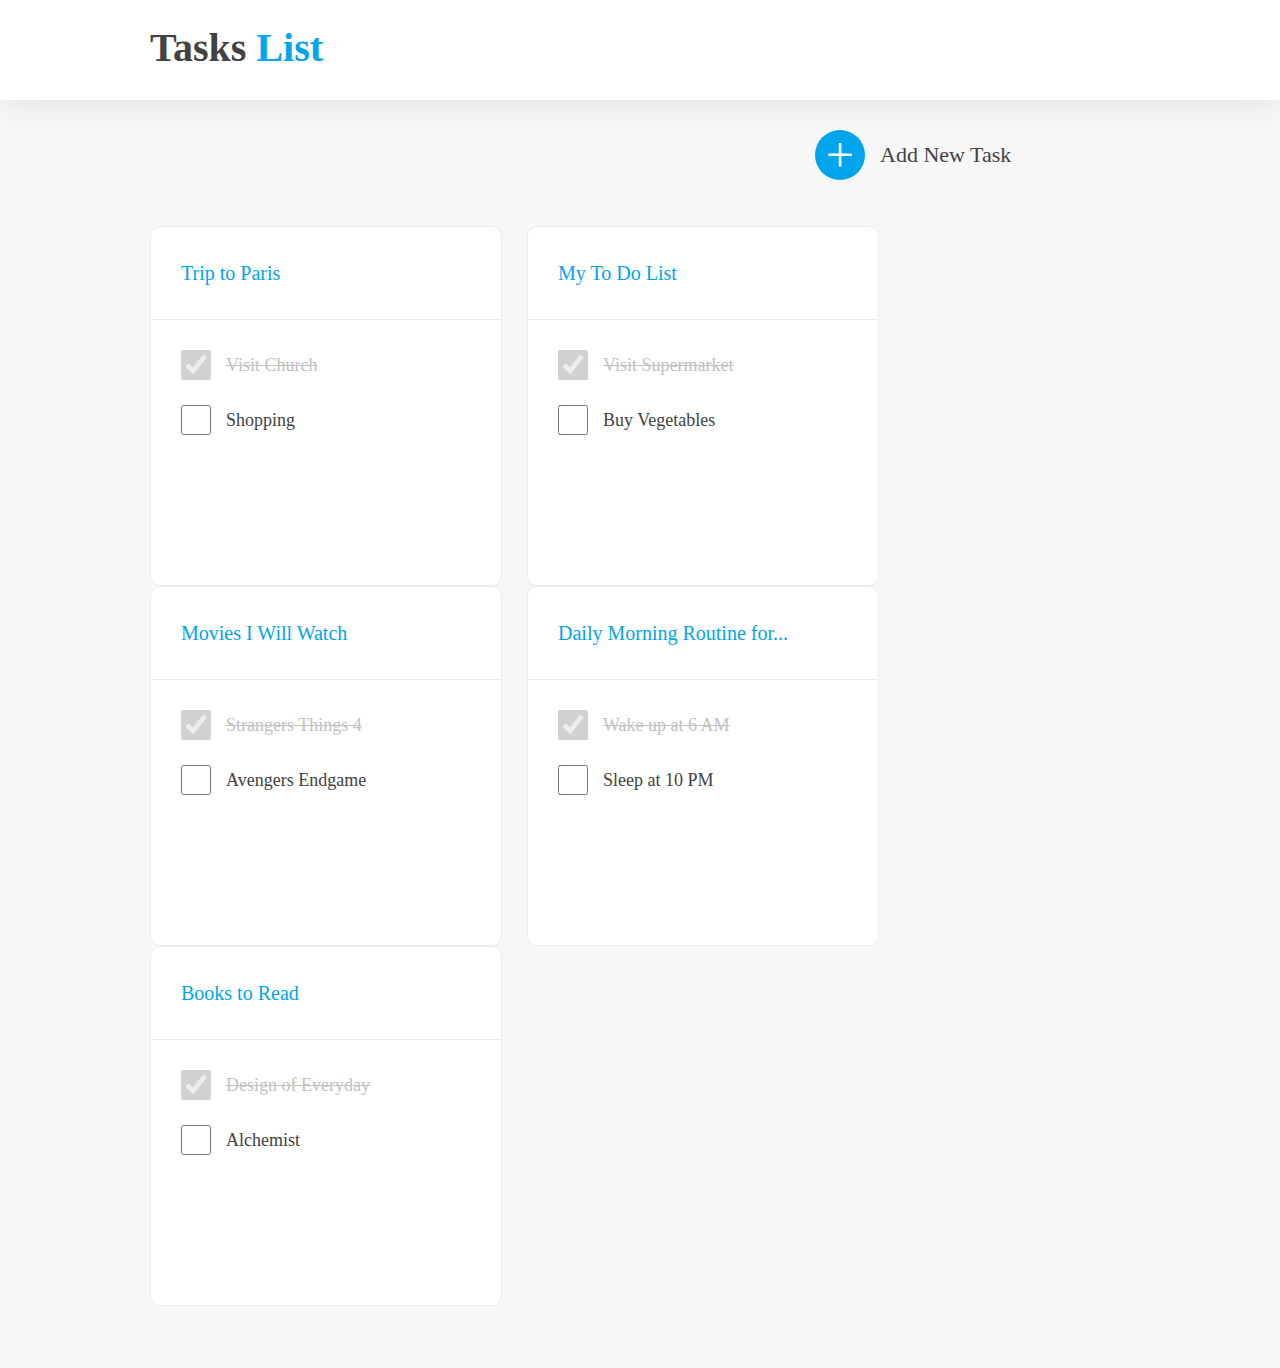
<file: index.html>
<!DOCTYPE html>
<html lang="en">
<head>
    <meta charset="UTF-8">
    <meta http-equiv="X-UA-Compatible" content="IE=edge">
    <meta name="viewport" content="width=device-width, initial-scale=1.0">
    <title>Document</title>
    <link rel="stylesheet" href="style.css">
</head>
<body>
    <div class="page_1">

    <div class="header">
        <div class="top">
           <span id="right"> Tasks </span>
           <span id="left"> List </span>
        </div>
    </div>
    
    <a href="./index2.html" target="_self">
    <div class="add_new">
        <div class="icon">+</div>
        <div class="add_task">Add New Task</div>
    </div>
    </a>
    
    <div class="content">

        <a href="./index3.html">
            <div class="box">
            <div class="title">
                Trip to Paris
            </div>
            <div class="list">
                <input type="checkbox" checked disabled>
                <label class="cut_line">Visit Church</label>
                <input type="checkbox">
                <label class="nor_line">Shopping</label>
            </div>
        </div>
        </a>

        <div class="box">
            <div class="title">
                My To Do List
            </div>
            <div class="list">
                <input type="checkbox" checked disabled>
                <label class="cut_line">Visit Supermarket</label>
                <input type="checkbox">
                <label class="nor_line">Buy Vegetables</label>
            </div>
        </div>

        <div class="box box_del">
            <div class="title">
                Movies I Will Watch
            </div>
            
            <div class="list">
                <input type="checkbox" checked disabled>
                <label class="cut_line">Strangers Things 4</label>
                <input type="checkbox">
                <label class="nor_line">Avengers Endgame</label>
            </div>
        </div>

        <div class="box">
            <div class="title">
                Daily Morning Routine for...
            </div>
            <div class="list">
                <input type="checkbox" checked disabled>
                <label class="cut_line">Wake up at 6 AM</label>
                <input type="checkbox">
                <label class="nor_line">Sleep at 10 PM</label>
            </div>
        </div>

        <div class="box box_del">
            <div class="title">
                Books to Read
            </div>
            <div class="list">
                <input type="checkbox" checked disabled>
                <label class="cut_line">Design of Everyday</label>
                <input type="checkbox">
                <label class="nor_line">Alchemist</label>
            </div>
        </div>

    </div>
</div>
</body>
</html>
</file>
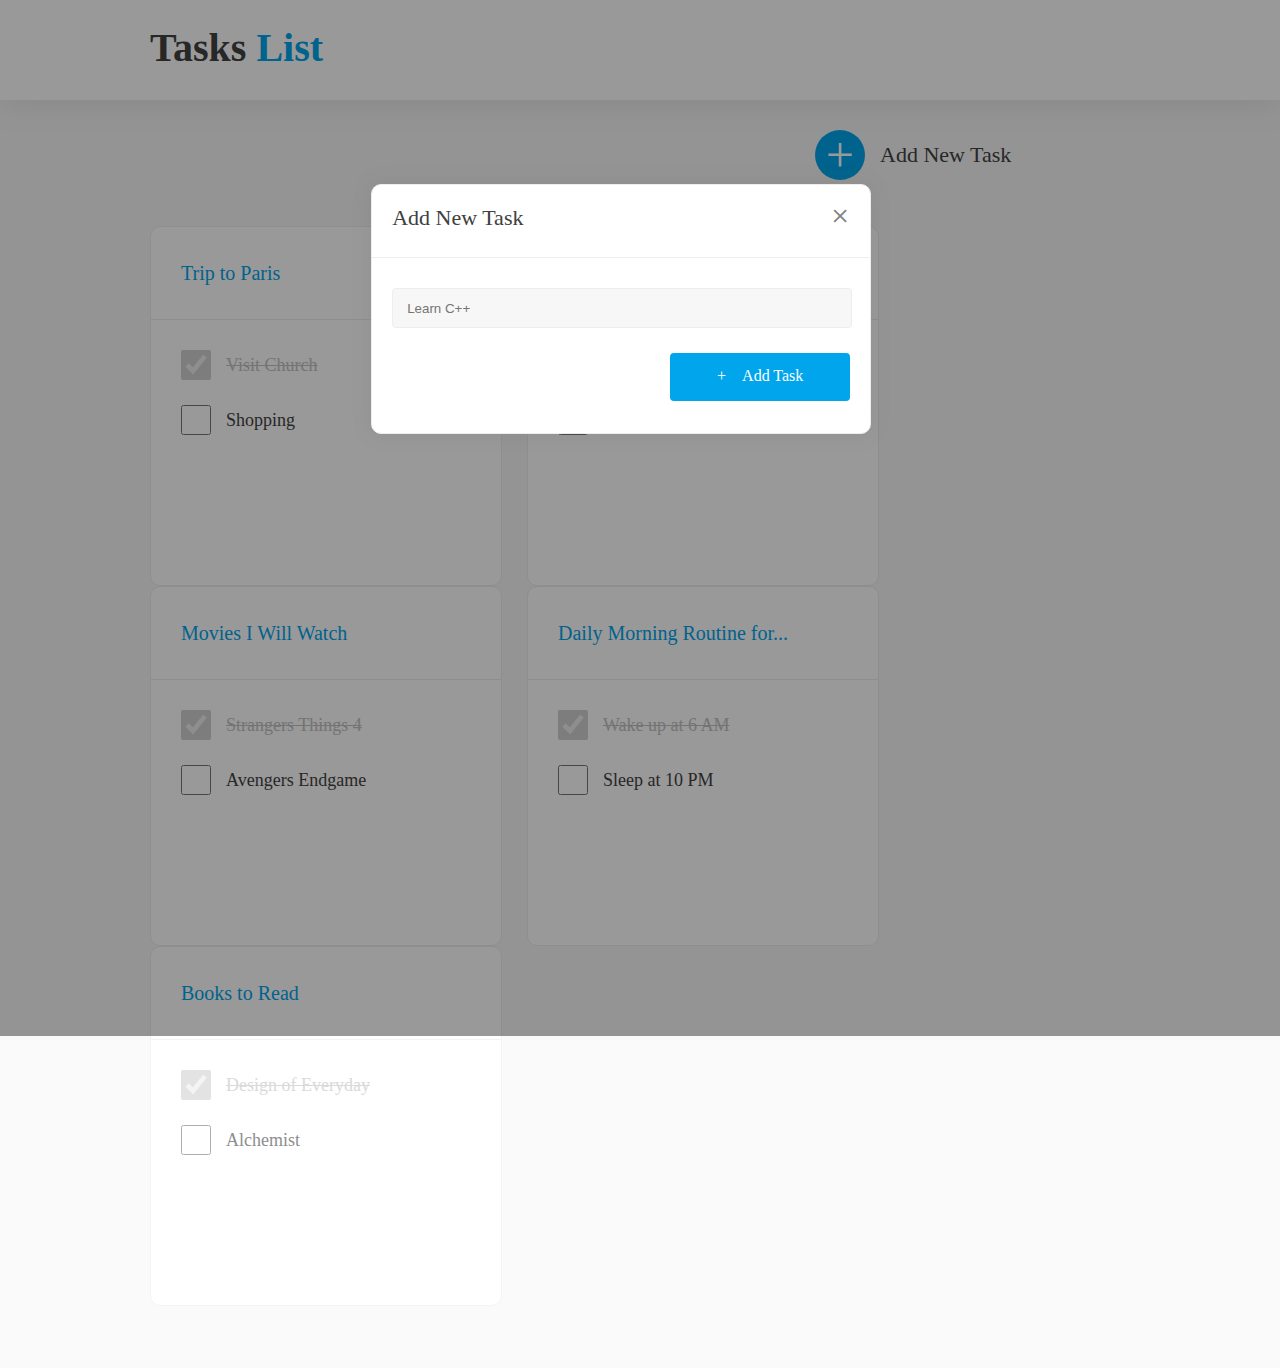
<file: index2.html>
<!DOCTYPE html>
<html lang="en">
<head>
    <meta charset="UTF-8">
    <meta http-equiv="X-UA-Compatible" content="IE=edge">
    <meta name="viewport" content="width=device-width, initial-scale=1.0">
    <title>Document</title>
    <link rel="stylesheet" href="style.css">
</head>
<body>

    <div class="container">
            <div class="top_2">
                <div id="left_2">Add New Task</div>
                <a href="./index.html"><div id="right_2">+</div></a>
            </div>
            <input class="input_place" type="text" placeholder="Learn C++">
            <a class="button" href="./index.html" >+&ensp;&ensp;Add Task</a>
    </div>
    
    <div class="page_2">
        <div class="page_1a">

            <div class="header">
                <div class="top">
                   <span id="right"> Tasks </span>
                   <span id="left"> List </span>
                </div>
            </div>


            <div class="add_new">
                <a href="./index2.html" target="_self" class="disable-link">
                <div class="icon">+</div>
                </a>
                <div class="add_task">Add New Task</div>
            
            </div>

            <div class="content">
            
                <div class="box">
                    <div class="title">
                        Trip to Paris
                    </div>
                    <div class="list">
                        <input type="checkbox" checked disabled>
                        <label class="cut_line">Visit Church</label>
                        <input type="checkbox">
                        <label class="nor_line">Shopping</label>
                    </div>
                </div>
            
                <div class="box">
                    <div class="title">
                        My To Do List
                    </div>
                    <div class="list">
                        <input type="checkbox" checked disabled>
                        <label class="cut_line">Visit Supermarket</label>
                        <input type="checkbox">
                        <label class="nor_line">Buy Vegetables</label>
                    </div>
                </div>
            
                <div class="box box_del">
                    <div class="title">
                        Movies I Will Watch
                    </div>

                    <div class="list">
                        <input type="checkbox" checked disabled>
                        <label class="cut_line">Strangers Things 4</label>
                        <input type="checkbox">
                        <label class="nor_line">Avengers Endgame</label>
                    </div>
                </div>
            
                <div class="box">
                    <div class="title">
                        Daily Morning Routine for...
                    </div>
                    <div class="list">
                        <input type="checkbox" checked disabled>
                        <label class="cut_line">Wake up at 6 AM</label>
                        <input type="checkbox">
                        <label class="nor_line">Sleep at 10 PM</label>
                    </div>
                </div>
            
                <div class="box box_del">
                    <div class="title">
                        Books to Read
                    </div>
                    <div class="list">
                        <input type="checkbox" checked disabled>
                        <label class="cut_line">Design of Everyday</label>
                        <input type="checkbox">
                        <label class="nor_line">Alchemist</label>
                    </div>
                </div>
            
            </div>
        </div>
    </div>
    
    
</body>
</html>
</file>
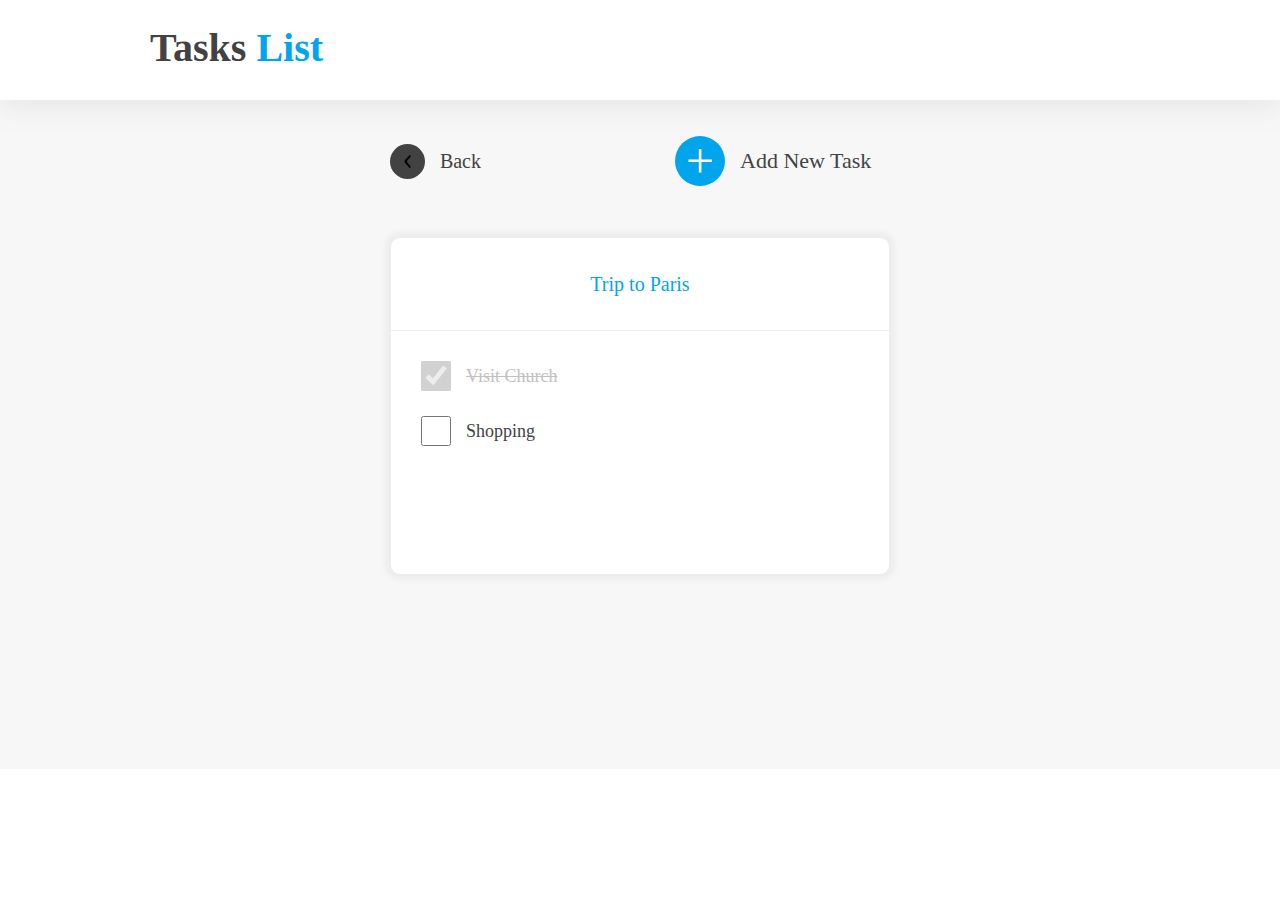
<file: index3.html>
<!DOCTYPE html>
<html lang="en">
<head>
    <meta charset="UTF-8">
    <meta http-equiv="X-UA-Compatible" content="IE=edge">
    <meta name="viewport" content="width=device-width, initial-scale=1.0">
    <title>Document</title>
    <link rel="stylesheet" href="style.css">
</head>
<body>
    <div class="page_3">

    <div class="header">
        <div class="top">
           <span id="right"> Tasks </span>
           <span id="left"> List </span>
        </div>
    </div>

    <div class="nav_3">
        <a href="./index.html">
        <div class="back_button">
            <div class="image"><img src="./left-arrow.png" alt="back"></div>
            <div class="back">Back</div>
        </div>
        </a>
        <a href="./index4.html" target="_self">
        <div class="add_new-page_3">
            <div class="icon">+</div>
            <div class="add_task">Add New Task</div>
        </div>
        </a>
    </div>
    
    <div class="main">
        <div class="title">
            Trip to Paris
        </div>
        <div class="list">
            <input type="checkbox" checked disabled>
            <label class="cut_line">Visit Church</label>
            <input type="checkbox">
            <label class="nor_line">Shopping</label>
        </div>
    </div>
    </div>
</body>
</html>
</file>
<file: style.css>
*{
    margin: 0px;
    box-sizing: border-box;
}

.page_1{
    background-color: #F7F7F7;
    height: 1368px ;
}

a{
    text-decoration: none; 
}

.header{
    position: relative;
    background-color: #ffffff;
    height: 100px;
    box-shadow: 0px 3px 30px #7B7B7B29;
}

.header .top{
    font: bold 40px/49px Inter;
    position: absolute;
    top: 23px;
    left: 150px;
}

.header .top #right{
    color: #424242;
}
.header .top #left{
    color: #00A5EC;
}

.add_new{
    display: flex;
    position: absolute;
    right: 250px;
    top: 130px;
    width: 215px;
    height: 50px;
}

.icon{
    border-radius: 50%;
    background-color: #00A5EC;
    font-size: 50px;
    color: #ffffff;
    height: 50px;
    width: 50px;
    text-align: center;
    line-height: 1;
}

.add_task{
    align-self: center;
    padding-left: 15px;
    font: 22px Inter,serif;
    color: #424242;
}

.content{
    display: flex;
    flex-wrap: wrap;
    height: 775px;
    /* width: 1087px; */
    margin-top: 126px;
    margin-left: 150px; 
}

.content .box{
    border: 1px solid #EDEDED;
    border-radius: 10px;
    background-color: #ffffff;
    width: 352px;
    height: 360px;
    margin-right: 25px;
}
.content .box:hover{
    box-shadow: 0 0 5px 10px #EDEDED;
}

.box .title{
    font: 20px/24px Inter,serif;
    color: #00A5EC;
    padding: 34px 30px;
    border-bottom: 1px solid #EDEDED ;
}

.list{
    display: flex;
    flex-wrap: wrap;
    justify-content: space-between;
    align-content: space-between;
    height: 145px;
    width: 250px;
    padding: 30px;
}

.list input {
    width: 30px;
    height: 30px;
    background-color: #C2C2C2;
    border-radius: 4px;
    color: #404040;
}

.list label{
    width: 145px;
    align-self: center;
    font:18px Inter,serif;
}

.cut_line{
    color: #C2C2C2;
    text-decoration: line-through;
}

.nor_line{
    color:#424242;
}




.page_1a{
    background-color: #F7F7F7;
    height: 1368px ;
    opacity: 60%;
}
.page_2{
    background-color: #000000;
    height: 1036px;
    position: relative;
}

.container{
    position: absolute;
    height: 250px;
    width: 500px;
    background-color: #FFFFFF;
    box-shadow: 0px 0px 20px #67676729;
    border: 1px solid #EDEDED;
    border-radius: 10px;
    top: 184px;
    left: 29%;
    z-index: 1;
}

.top_2{
    display: flex;
    justify-content: space-between;
    border-bottom: 1px solid #EDEDED;
    padding: 20px;
}
.top_2 #left_2{
    font: 22px/26px Inter,serif;
    /* font-weight: ; */
    color: #404040;
}
.top_2 #right_2{
    text-decoration: none;
    color: #858585;
    font-size: 36px ;
    margin-top: -10px;
    rotate: 45deg;
}
.input_place{
    height: 40px;
    width: 460px;
    background-color: #F7F7F7;
    border: 1px solid #EDEDED;
    border-radius: 4px;
    margin-top: 30px;
    margin-left: 20px;
    padding: 10px 14px;
}
.button{
    text-decoration: none;
    text-align: center;
    color: #FFFFFF;
    width: 180px;
    height: 48px;
    padding: 14px 40px;
    background-color: #00A5EC;
    border-radius: 4px;
    float: right;
    margin-right: 20px;
    margin-top: 25px;
}

.disable-link {
    pointer-events: none;
}



.page_3{
    height: 769px;
    background-color: #f7f7f7;
}

.nav_3{
    display: flex;
    justify-content: space-between;
    align-items: center;
    width: 500px;
    margin: auto;
    margin-top: 36px;
}

.back_button{
    display: flex;
    justify-content: space-between;
    width: 91px;
    height: 35px;
    align-self: center;
}
.back_button .image{
    width: 35px;
    height: 35px;
    background-color: #424242;
    border-radius: 50%;
    text-align: center;
    padding: 10px;
}
.back_button .image img{
    height: 13px;
    width: 11px;
}
.back_button .back{
    font: 20px/24px Inter,serif;
    color: #424242;
    align-self: center;
}

.add_new-page_3{
    display: flex;
    align-items: center;
    height: 50px;
    width: 215px;
}

.main{
    border: 1px solid #EDEDED;
    box-shadow: 0 0 5px 5px #EDEDED;
    border-radius: 10px;
    background-color: #ffffff;
    width: 500px;
    height: 338px;
    margin: auto;
    margin-top: 51px;
}

.main .title{
    text-align: center;
    font: 20px/24px Inter,serif;
    color: #00A5EC;
    padding: 34px 30px;
    border-bottom: 1px solid #EDEDED ;
}

@media screen and (max-width:500px) and (min-width:300px) {
    .page_1, .page_1a, .page_2, .page_3{
        height: 1282px ;
        width: auto;
    }
    .header{
        height: 60px;
    }
    .header .top{
        font: bold 20px/29px Inter;
        position: absolute;
        top: 16px;
        left: 12px;
    }
    .add_new{
        display: block;
        position: static;
        height: 40px;
        width: 40px;
        margin: 20px auto;
    }
    .icon{
        font-size: 40px;
        height: 40px;
        width: 40px;
    }
    .add_task{
        display: none;
    }
    .content{
        flex-flow: nowrap column;
        height: auto;
        margin: 0px 0px;
    }
    .content .box_del{
        display: none;
    }
    .content .box, .main{
        width: 336px;
        height: 360px;
        margin: 0px auto;
        margin-bottom: 10px ;
    }
    .box>.title, .main>.title{
        font: 18px/21px Inter,serif;
        padding: 28px 30px;
    }
    .list label{
        font:16px Inter,serif;
    }
    
    /* Now Media Querry for index2.html */

    .container{
        display: block;
        /* position: fixed; */
        width: 220px;
        top: 16em;
        /* left: 0px; */
        left: 10vmax;
    }
    .top_2 #left_2{
        font: 18px/21px Inter;
    }
    .input_place{
        height: 46px;
        width: 165px;
    }
    

    .nav_3{
        justify-content: flex-start;
        margin: 20px auto ;
        width: 100%;
    }
    .add_new-page_3{
        margin-left: 130px;
        width: auto;
   
    }
}
</file>
